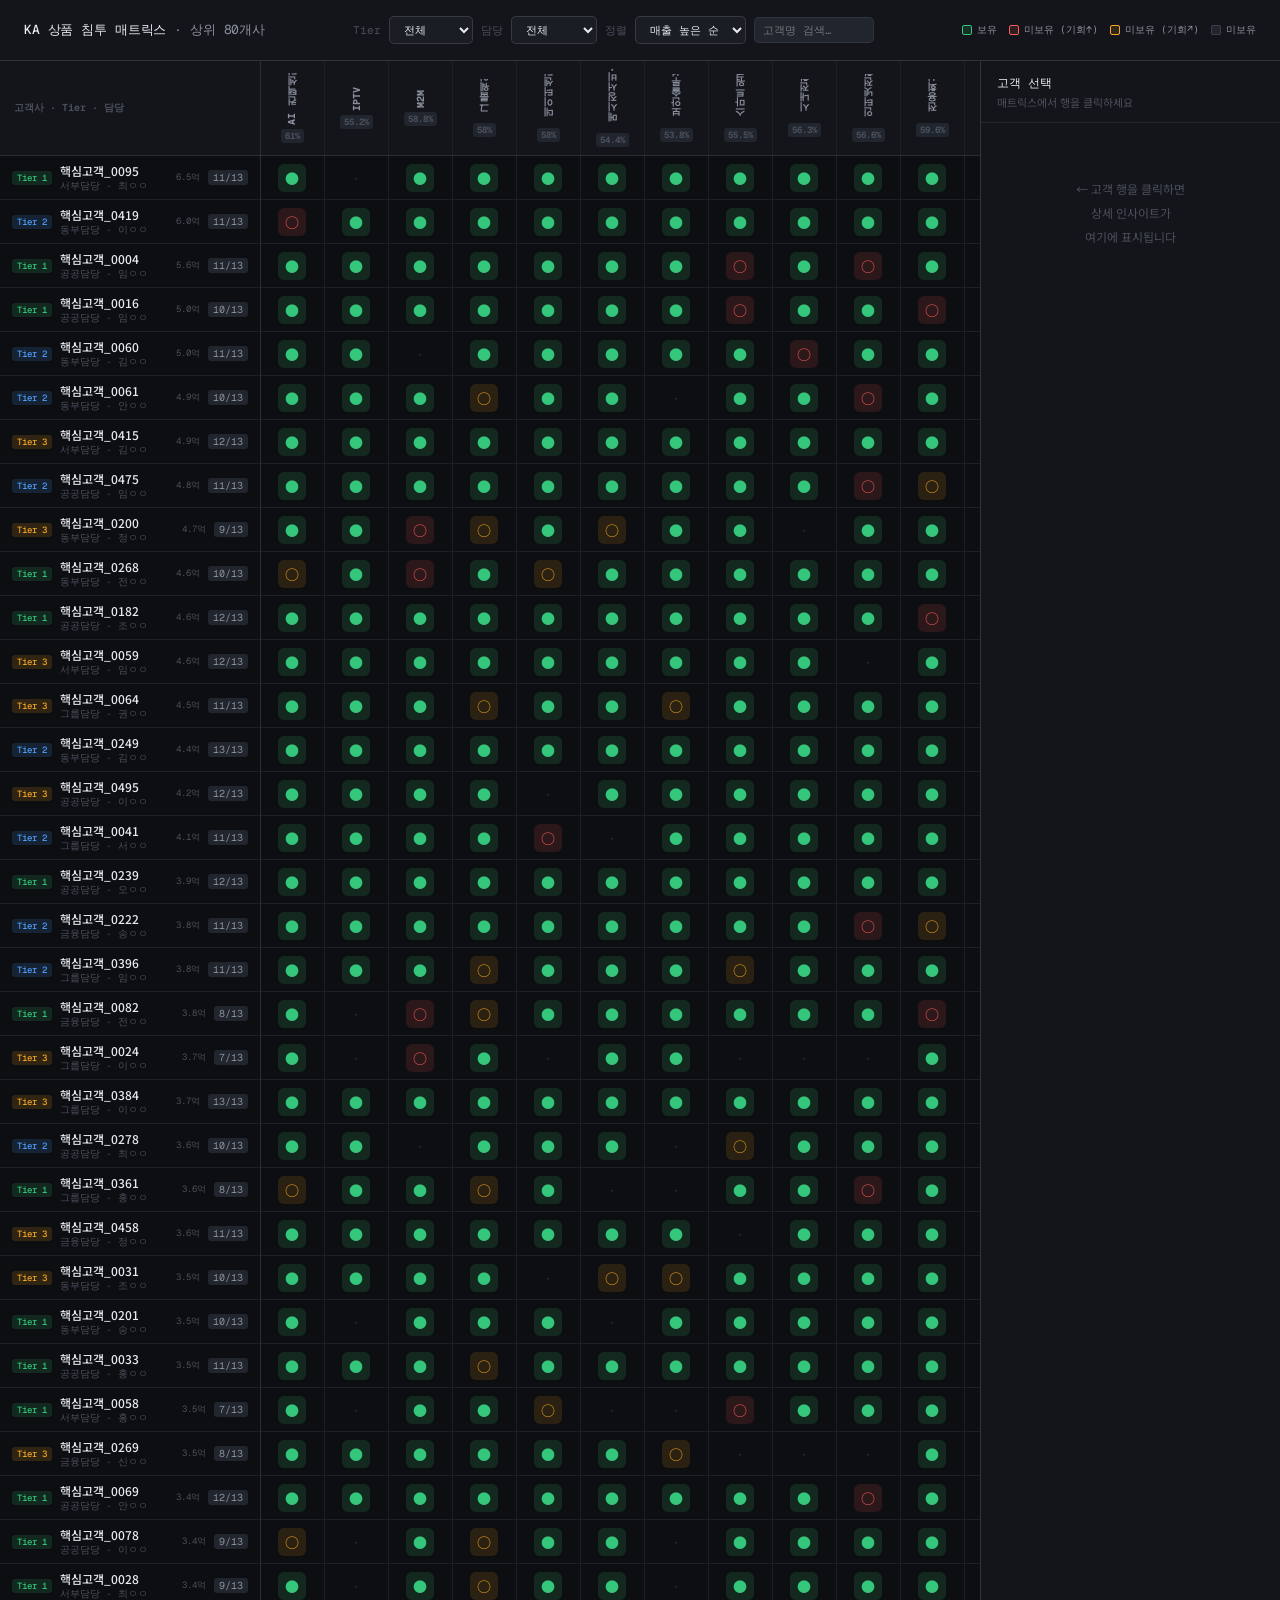
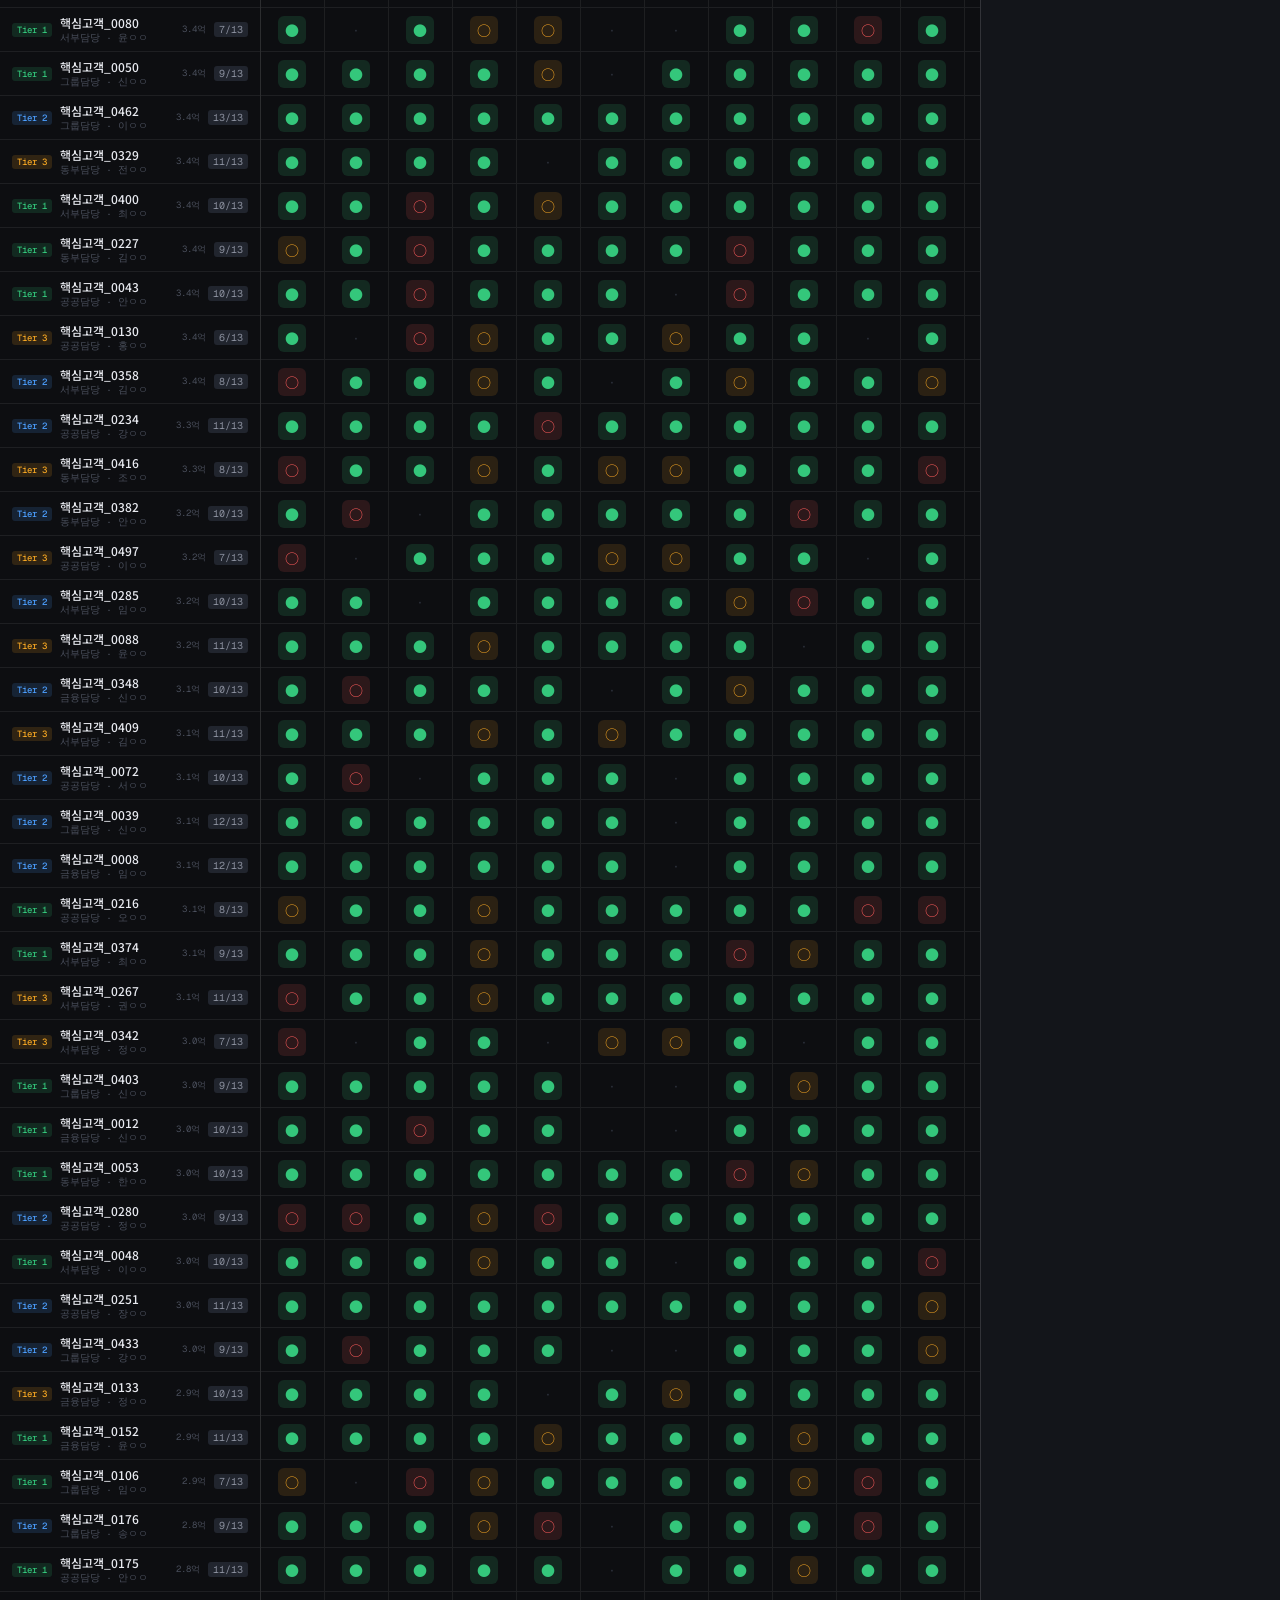
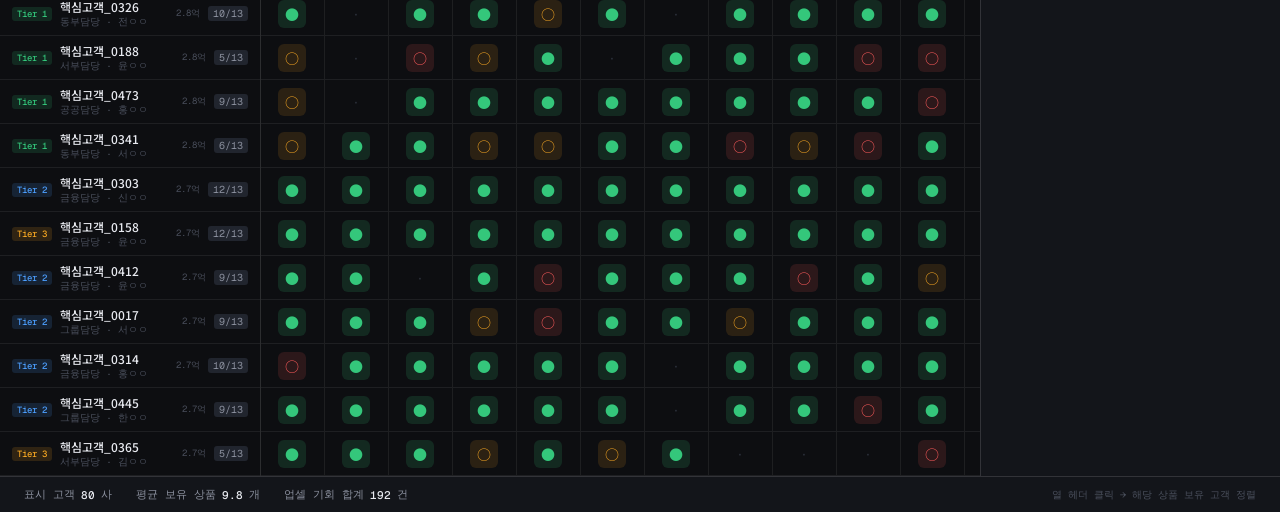
<file: ka_product_matrix.html>
<!DOCTYPE html>
<html lang="ko">
<head>
<meta charset="UTF-8">
<meta name="viewport" content="width=device-width, initial-scale=1.0">
<title>KA 상품 침투 매트릭스</title>
<link href="https://fonts.googleapis.com/css2?family=Geist+Mono:wght@400;500&family=Noto+Sans+KR:wght@300;400;500;600&display=swap" rel="stylesheet">
<style>
:root {
  --bg: #0d0e11;
  --surface: #13151a;
  --surface2: #1a1d24;
  --surface3: #21252e;
  --border: rgba(255,255,255,0.07);
  --border2: rgba(255,255,255,0.13);
  --ink: #e8eaf0;
  --ink2: #8b909e;
  --ink3: #4a4f5c;
  --green: #34c77b;
  --green-dim: rgba(52,199,123,0.15);
  --red: #ff5c5c;
  --red-dim: rgba(255,92,92,0.13);
  --amber: #f5a623;
  --amber-dim: rgba(245,166,35,0.13);
  --blue: #4d9fff;
  --blue-dim: rgba(77,159,255,0.12);
  --mono: 'Geist Mono', monospace;
  --sans: 'Noto Sans KR', sans-serif;
}
*, *::before, *::after { box-sizing: border-box; margin: 0; padding: 0; }
html { background: var(--bg); color: var(--ink); font-family: var(--sans); font-size: 13px; -webkit-font-smoothing: antialiased; }
body { display: flex; flex-direction: column; min-height: 100vh; }

/* ── TOP BAR ── */
.topbar {
  display: flex; align-items: center; justify-content: space-between;
  padding: 16px 24px;
  border-bottom: 1px solid var(--border2);
  background: var(--surface);
  position: sticky; top: 0; z-index: 100;
  gap: 16px; flex-wrap: wrap;
}
.topbar-title { font-family: var(--mono); font-size: 13px; font-weight: 500; color: var(--ink); letter-spacing: -0.01em; white-space: nowrap; }
.topbar-title span { color: var(--ink2); font-weight: 400; }
.filters { display: flex; gap: 8px; flex-wrap: wrap; align-items: center; }
.filter-label { font-size: 11px; color: var(--ink3); font-family: var(--mono); }
select, .sort-btn {
  background: var(--surface2);
  border: 1px solid var(--border2);
  color: var(--ink);
  font-family: var(--mono);
  font-size: 11px;
  padding: 5px 10px;
  border-radius: 5px;
  cursor: pointer;
  outline: none;
}
select:focus { border-color: var(--blue); }
.sort-btn { display: flex; align-items: center; gap: 5px; }
.sort-btn.active { border-color: var(--amber); color: var(--amber); }
.legend-row { display: flex; gap: 12px; align-items: center; }
.leg { display: flex; align-items: center; gap: 5px; font-family: var(--mono); font-size: 10px; color: var(--ink2); }
.leg-dot { width: 10px; height: 10px; border-radius: 2px; }

/* ── LAYOUT ── */
.workspace { display: flex; flex: 1; overflow: hidden; }

/* ── MATRIX AREA ── */
.matrix-wrap {
  flex: 1;
  overflow: auto;
  padding: 0;
}
.matrix-container { min-width: max-content; }

/* ── MATRIX TABLE ── */
.m-table { border-collapse: collapse; width: 100%; }

/* Header row */
.m-head-row { position: sticky; top: 0; z-index: 50; background: var(--surface); }
.m-corner {
  width: 260px; min-width: 260px;
  padding: 10px 14px;
  border-bottom: 1px solid var(--border2);
  border-right: 1px solid var(--border2);
  background: var(--surface);
  position: sticky; left: 0; z-index: 60;
}
.m-corner-inner { display: flex; gap: 6px; align-items: center; }
.col-search {
  flex: 1;
  background: var(--surface3);
  border: 1px solid var(--border);
  color: var(--ink);
  font-family: var(--mono);
  font-size: 11px;
  padding: 4px 8px;
  border-radius: 4px;
  outline: none;
}
.col-search:focus { border-color: var(--blue); }

.m-prod-th {
  padding: 0;
  border-bottom: 1px solid var(--border2);
  border-right: 1px solid var(--border);
  background: var(--surface);
  min-width: 64px; width: 64px;
  cursor: pointer;
}
.m-prod-th:hover .th-inner { background: var(--surface3); }
.th-inner {
  display: flex; flex-direction: column; align-items: center;
  padding: 8px 4px 8px;
  gap: 4px;
}
.th-label {
  font-family: var(--mono);
  font-size: 10px;
  color: var(--ink2);
  writing-mode: vertical-rl;
  text-orientation: mixed;
  transform: rotate(180deg);
  white-space: nowrap;
  max-height: 90px;
  overflow: hidden;
  text-overflow: ellipsis;
}
.th-pen {
  font-family: var(--mono);
  font-size: 9px;
  color: var(--ink3);
  background: var(--surface3);
  padding: 1px 4px;
  border-radius: 3px;
}
.th-sorted { color: var(--amber) !important; }

/* Data rows */
.m-row { border-bottom: 1px solid var(--border); transition: background 0.1s; cursor: pointer; }
.m-row:hover { background: var(--surface2); }
.m-row.selected { background: rgba(77,159,255,0.07); }
.m-row.selected .m-cust-cell { border-right-color: var(--blue); }

.m-cust-cell {
  padding: 0 12px;
  border-right: 1px solid var(--border2);
  background: inherit;
  position: sticky; left: 0; z-index: 10;
  min-width: 260px; width: 260px;
}
.m-cust-inner {
  display: flex; align-items: center;
  gap: 8px; padding: 6px 0;
}
.cust-name { font-weight: 500; color: var(--ink); font-size: 12px; white-space: nowrap; }
.cust-meta { font-family: var(--mono); font-size: 10px; color: var(--ink3); white-space: nowrap; }
.tier-badge {
  font-family: var(--mono);
  font-size: 9px;
  font-weight: 500;
  padding: 1px 5px;
  border-radius: 3px;
  white-space: nowrap;
  flex-shrink: 0;
}
.t1 { background: rgba(52,199,123,0.15); color: #34c77b; }
.t2 { background: rgba(77,159,255,0.15); color: #4d9fff; }
.t3 { background: rgba(245,166,35,0.15); color: #f5a623; }
.cust-rev { font-family: var(--mono); font-size: 9px; color: var(--ink3); }
.prod-count {
  font-family: var(--mono);
  font-size: 10px;
  color: var(--ink2);
  background: var(--surface3);
  padding: 1px 5px;
  border-radius: 3px;
  white-space: nowrap;
}

.m-cell {
  text-align: center;
  border-right: 1px solid var(--border);
  min-width: 64px; width: 64px;
  padding: 4px 0;
}
.cell-dot {
  width: 28px; height: 28px;
  border-radius: 6px;
  display: flex; align-items: center; justify-content: center;
  margin: 0 auto;
  font-size: 14px;
  transition: transform 0.1s;
}
.cell-dot:hover { transform: scale(1.15); }
.has { background: var(--green-dim); }
.no { background: transparent; }
.no-hot { background: var(--red-dim); }   /* 미보유 + 높은 기회 */
.no-warm { background: var(--amber-dim); } /* 미보유 + 중간 기회 */

/* ── SIDE PANEL ── */
.side-panel {
  width: 300px;
  min-width: 300px;
  background: var(--surface);
  border-left: 1px solid var(--border2);
  display: flex; flex-direction: column;
  overflow: hidden;
  transition: width 0.2s;
}
.side-panel.collapsed { width: 0; min-width: 0; }
.panel-header {
  padding: 14px 16px 12px;
  border-bottom: 1px solid var(--border);
  flex-shrink: 0;
}
.panel-title { font-family: var(--mono); font-size: 12px; font-weight: 500; color: var(--ink); }
.panel-sub { font-size: 11px; color: var(--ink3); margin-top: 2px; }
.panel-body { flex: 1; overflow-y: auto; padding: 14px 16px; }
.panel-empty { color: var(--ink3); font-size: 12px; text-align: center; padding: 40px 0; line-height: 2; }

.info-row { display: flex; justify-content: space-between; align-items: baseline; padding: 4px 0; border-bottom: 1px solid var(--border); }
.info-row:last-child { border-bottom: none; }
.info-key { font-size: 11px; color: var(--ink3); }
.info-val { font-family: var(--mono); font-size: 11px; color: var(--ink); }

.section-title {
  font-family: var(--mono); font-size: 10px;
  letter-spacing: 0.1em; text-transform: uppercase;
  color: var(--ink3); margin: 14px 0 8px;
}

.upsell-item {
  display: flex; align-items: center; gap: 8px;
  padding: 8px 10px;
  background: var(--surface2);
  border: 1px solid var(--border);
  border-left: 3px solid var(--red);
  border-radius: 6px;
  margin-bottom: 6px;
}
.upsell-rank { font-family: var(--mono); font-size: 10px; color: var(--ink3); min-width: 16px; }
.upsell-prod { font-weight: 500; font-size: 12px; flex: 1; }
.upsell-pen { font-family: var(--mono); font-size: 10px; color: var(--amber); }
.upsell-desc { font-size: 10px; color: var(--ink3); margin-top: 2px; }

.owned-chips { display: flex; flex-wrap: wrap; gap: 4px; }
.chip {
  font-family: var(--mono); font-size: 10px;
  padding: 2px 7px; border-radius: 4px;
  background: var(--green-dim); color: var(--green);
}
.chip.miss { background: var(--surface3); color: var(--ink3); }

/* HEATMAP BAR */
.pen-bar-wrap { margin-top: 8px; }
.pen-row { display: flex; align-items: center; gap: 6px; margin-bottom: 4px; }
.pen-prod { font-size: 10px; color: var(--ink2); width: 70px; text-align: right; white-space: nowrap; overflow: hidden; text-overflow: ellipsis; }
.pen-bar-bg { flex: 1; height: 8px; background: var(--surface3); border-radius: 3px; overflow: hidden; }
.pen-bar-fill { height: 100%; border-radius: 3px; background: var(--green); transition: width 0.5s; }
.pen-pct { font-family: var(--mono); font-size: 9px; color: var(--ink3); min-width: 30px; text-align: right; }

/* SUMMARY FOOTER */
.summary-bar {
  padding: 10px 24px;
  border-top: 1px solid var(--border2);
  background: var(--surface);
  display: flex; gap: 24px; align-items: center;
  font-family: var(--mono); font-size: 11px; color: var(--ink2);
  flex-wrap: wrap;
}
.sum-item { display: flex; gap: 6px; align-items: center; }
.sum-val { color: var(--ink); font-weight: 500; }
</style>
</head>
<body>

<!-- TOP BAR -->
<div class="topbar">
  <div class="topbar-title">KA 상품 침투 매트릭스 <span>· 상위 80개사</span></div>
  <div class="filters">
    <span class="filter-label">Tier</span>
    <select id="filterTier">
      <option value="all">전체</option>
      <option value="Tier 1">Tier 1</option>
      <option value="Tier 2">Tier 2</option>
      <option value="Tier 3">Tier 3</option>
    </select>
    <span class="filter-label">담당</span>
    <select id="filterDiv">
      <option value="all">전체</option>
      <option value="그룹담당">그룹담당</option>
      <option value="동부담당">동부담당</option>
      <option value="공공담당">공공담당</option>
      <option value="금융담당">금융담당</option>
      <option value="서부담당">서부담당</option>
    </select>
    <span class="filter-label">정렬</span>
    <select id="sortBy">
      <option value="rev">매출 높은 순</option>
      <option value="prod_cnt_asc">상품 적은 순</option>
      <option value="prod_cnt_desc">상품 많은 순</option>
      <option value="upsell">업셀 기회 순</option>
    </select>
    <input class="col-search" id="custSearch" placeholder="고객명 검색…" style="width:120px;padding:5px 8px;border-radius:5px;font-size:11px;">
  </div>
  <div class="legend-row">
    <div class="leg"><div class="leg-dot" style="background:var(--green-dim);border:1px solid var(--green);"></div>보유</div>
    <div class="leg"><div class="leg-dot" style="background:var(--red-dim);border:1px solid var(--red);"></div>미보유 (기회↑)</div>
    <div class="leg"><div class="leg-dot" style="background:var(--amber-dim);border:1px solid var(--amber);"></div>미보유 (기회↗)</div>
    <div class="leg"><div class="leg-dot" style="background:var(--surface3);border:1px solid var(--border2);"></div>미보유</div>
  </div>
</div>

<!-- WORKSPACE -->
<div class="workspace">

  <!-- MATRIX -->
  <div class="matrix-wrap" id="matrixWrap">
    <div class="matrix-container">
      <table class="m-table" id="mTable">
        <thead>
          <tr class="m-head-row" id="mHead"></tr>
        </thead>
        <tbody id="mBody"></tbody>
      </table>
    </div>
  </div>

  <!-- SIDE PANEL -->
  <div class="side-panel" id="sidePanel">
    <div class="panel-header">
      <div class="panel-title" id="panelTitle">고객 선택</div>
      <div class="panel-sub" id="panelSub">매트릭스에서 행을 클릭하세요</div>
    </div>
    <div class="panel-body" id="panelBody">
      <div class="panel-empty">← 고객 행을 클릭하면<br>상세 인사이트가<br>여기에 표시됩니다</div>
    </div>
  </div>

</div>

<!-- SUMMARY -->
<div class="summary-bar" id="summaryBar">
  <div class="sum-item">표시 고객 <span class="sum-val" id="sumCount">-</span>사</div>
  <div class="sum-item">평균 보유 상품 <span class="sum-val" id="sumAvgProd">-</span>개</div>
  <div class="sum-item">업셀 기회 합계 <span class="sum-val" id="sumUpsell">-</span>건</div>
  <div class="sum-item" style="margin-left:auto;color:var(--ink3);font-size:10px;">열 헤더 클릭 → 해당 상품 보유 고객 정렬</div>
</div>

<script>
const PRODUCTS = ["AI컨택센터", "IPTV", "M2M", "그룹웨어", "데이터센터", "메시징서비스", "보안솔루션", "스마트워크", "시내전화", "인터넷전화", "전용회선", "초고속인터넷", "클라우드"];
const ALL_CUSTOMERS = [{"id": "7297601154", "name": "핵심고객_0095", "tier": "Tier 1", "div": "서부담당", "emp": "최ㅇㅇ", "rev": 647542296, "prod_cnt": 11, "products": [1, 0, 1, 1, 1, 1, 1, 1, 1, 1, 1, 0, 1], "upsell": [["초고속인터넷", 55.8], ["IPTV", 54.0]]}, {"id": "6857172255", "name": "핵심고객_0419", "tier": "Tier 2", "div": "동부담당", "emp": "이ㅇㅇ", "rev": 603053604, "prod_cnt": 11, "products": [0, 1, 1, 1, 1, 1, 1, 1, 1, 1, 1, 0, 1], "upsell": [["AI컨택센터", 63.8], ["초고속인터넷", 51.5]]}, {"id": "1161144843", "name": "핵심고객_0004", "tier": "Tier 1", "div": "공공담당", "emp": "임ㅇㅇ", "rev": 558909676, "prod_cnt": 11, "products": [1, 1, 1, 1, 1, 1, 1, 0, 1, 0, 1, 1, 1], "upsell": [["스마트워크", 61.1], ["인터넷전화", 60.2]]}, {"id": "9473930723", "name": "핵심고객_0016", "tier": "Tier 1", "div": "공공담당", "emp": "임ㅇㅇ", "rev": 501751339, "prod_cnt": 10, "products": [1, 1, 1, 1, 1, 1, 1, 0, 1, 1, 0, 1, 0], "upsell": [["전용회선", 62.8], ["스마트워크", 61.1], ["클라우드", 55.8]]}, {"id": "1932199325", "name": "핵심고객_0060", "tier": "Tier 2", "div": "동부담당", "emp": "김ㅇㅇ", "rev": 498652319, "prod_cnt": 11, "products": [1, 1, 0, 1, 1, 1, 1, 1, 0, 1, 1, 1, 1], "upsell": [["시내전화", 63.1], ["M2M", 54.6]]}, {"id": "9298621590", "name": "핵심고객_0061", "tier": "Tier 2", "div": "동부담당", "emp": "안ㅇㅇ", "rev": 488995566, "prod_cnt": 10, "products": [1, 1, 1, 0, 1, 1, 0, 1, 1, 0, 1, 1, 1], "upsell": [["인터넷전화", 60.0], ["그룹웨어", 58.5], ["보안솔루션", 53.8]]}, {"id": "7899853620", "name": "핵심고객_0415", "tier": "Tier 3", "div": "서부담당", "emp": "김ㅇㅇ", "rev": 487607037, "prod_cnt": 12, "products": [1, 1, 1, 1, 1, 1, 1, 1, 1, 1, 1, 1, 0], "upsell": [["클라우드", 57.0]]}, {"id": "9730126550", "name": "핵심고객_0475", "tier": "Tier 2", "div": "공공담당", "emp": "임ㅇㅇ", "rev": 476073469, "prod_cnt": 11, "products": [1, 1, 1, 1, 1, 1, 1, 1, 1, 0, 0, 1, 1], "upsell": [["인터넷전화", 60.0], ["전용회선", 55.4]]}, {"id": "2971739184", "name": "핵심고객_0200", "tier": "Tier 3", "div": "동부담당", "emp": "정ㅇㅇ", "rev": 471326177, "prod_cnt": 9, "products": [1, 1, 0, 0, 1, 0, 1, 1, 0, 1, 1, 1, 1], "upsell": [["M2M", 61.2], ["그룹웨어", 59.5], ["메시징서비스", 57.0]]}, {"id": "8916817196", "name": "핵심고객_0268", "tier": "Tier 1", "div": "동부담당", "emp": "전ㅇㅇ", "rev": 462218941, "prod_cnt": 10, "products": [0, 1, 0, 1, 0, 1, 1, 1, 1, 1, 1, 1, 1], "upsell": [["M2M", 61.1], ["AI컨택센터", 57.5], ["데이터센터", 56.6]]}, {"id": "2226360834", "name": "핵심고객_0182", "tier": "Tier 1", "div": "공공담당", "emp": "조ㅇㅇ", "rev": 461431242, "prod_cnt": 12, "products": [1, 1, 1, 1, 1, 1, 1, 1, 1, 1, 0, 1, 1], "upsell": [["전용회선", 62.8]]}, {"id": "1605805382", "name": "핵심고객_0059", "tier": "Tier 3", "div": "서부담당", "emp": "임ㅇㅇ", "rev": 459464771, "prod_cnt": 12, "products": [1, 1, 1, 1, 1, 1, 1, 1, 1, 0, 1, 1, 1], "upsell": [["인터넷전화", 49.6]]}, {"id": "7757612328", "name": "핵심고객_0064", "tier": "Tier 3", "div": "그룹담당", "emp": "권ㅇㅇ", "rev": 452166808, "prod_cnt": 11, "products": [1, 1, 1, 0, 1, 1, 0, 1, 1, 1, 1, 1, 1], "upsell": [["그룹웨어", 59.5], ["보안솔루션", 55.4]]}, {"id": "6225944390", "name": "핵심고객_0249", "tier": "Tier 2", "div": "동부담당", "emp": "김ㅇㅇ", "rev": 441708780, "prod_cnt": 13, "products": [1, 1, 1, 1, 1, 1, 1, 1, 1, 1, 1, 1, 1], "upsell": []}, {"id": "6004021026", "name": "핵심고객_0495", "tier": "Tier 3", "div": "공공담당", "emp": "이ㅇㅇ", "rev": 419376215, "prod_cnt": 12, "products": [1, 1, 1, 1, 0, 1, 1, 1, 1, 1, 1, 1, 1], "upsell": [["데이터센터", 54.5]]}, {"id": "4587700024", "name": "핵심고객_0041", "tier": "Tier 2", "div": "그룹담당", "emp": "서ㅇㅇ", "rev": 410924330, "prod_cnt": 11, "products": [1, 1, 1, 1, 0, 0, 1, 1, 1, 1, 1, 1, 1], "upsell": [["데이터센터", 62.3], ["메시징서비스", 53.1]]}, {"id": "4187828420", "name": "핵심고객_0239", "tier": "Tier 1", "div": "공공담당", "emp": "오ㅇㅇ", "rev": 393847557, "prod_cnt": 12, "products": [1, 1, 1, 1, 1, 1, 1, 1, 1, 1, 1, 1, 0], "upsell": [["클라우드", 55.8]]}, {"id": "8301760998", "name": "핵심고객_0222", "tier": "Tier 2", "div": "금융담당", "emp": "송ㅇㅇ", "rev": 383546005, "prod_cnt": 11, "products": [1, 1, 1, 1, 1, 1, 1, 1, 1, 0, 0, 1, 1], "upsell": [["인터넷전화", 60.0], ["전용회선", 55.4]]}, {"id": "3707638238", "name": "핵심고객_0396", "tier": "Tier 2", "div": "그룹담당", "emp": "임ㅇㅇ", "rev": 381549794, "prod_cnt": 11, "products": [1, 1, 1, 0, 1, 1, 1, 0, 1, 1, 1, 1, 1], "upsell": [["그룹웨어", 58.5], ["스마트워크", 57.7]]}, {"id": "5487229302", "name": "핵심고객_0082", "tier": "Tier 1", "div": "금융담당", "emp": "전ㅇㅇ", "rev": 377934908, "prod_cnt": 8, "products": [1, 0, 0, 0, 1, 1, 1, 1, 1, 1, 0, 1, 0], "upsell": [["전용회선", 62.8], ["M2M", 61.1], ["그룹웨어", 55.8]]}, {"id": "6423364379", "name": "핵심고객_0024", "tier": "Tier 3", "div": "그룹담당", "emp": "이ㅇㅇ", "rev": 370254541, "prod_cnt": 7, "products": [1, 0, 0, 1, 0, 1, 1, 0, 0, 0, 1, 1, 1], "upsell": [["M2M", 61.2], ["데이터센터", 54.5], ["IPTV", 50.4]]}, {"id": "7576566606", "name": "핵심고객_0384", "tier": "Tier 3", "div": "그룹담당", "emp": "이ㅇㅇ", "rev": 368889626, "prod_cnt": 13, "products": [1, 1, 1, 1, 1, 1, 1, 1, 1, 1, 1, 1, 1], "upsell": []}, {"id": "8665137277", "name": "핵심고객_0278", "tier": "Tier 2", "div": "공공담당", "emp": "최ㅇㅇ", "rev": 362973971, "prod_cnt": 10, "products": [1, 1, 0, 1, 1, 1, 0, 0, 1, 1, 1, 1, 1], "upsell": [["스마트워크", 57.7], ["M2M", 54.6], ["보안솔루션", 53.8]]}, {"id": "8026000296", "name": "핵심고객_0361", "tier": "Tier 1", "div": "그룹담당", "emp": "홍ㅇㅇ", "rev": 362675674, "prod_cnt": 8, "products": [0, 1, 1, 0, 1, 0, 0, 1, 1, 0, 1, 1, 1], "upsell": [["인터넷전화", 60.2], ["AI컨택센터", 57.5], ["그룹웨어", 55.8]]}, {"id": "6102738253", "name": "핵심고객_0458", "tier": "Tier 3", "div": "금융담당", "emp": "정ㅇㅇ", "rev": 361608082, "prod_cnt": 11, "products": [1, 1, 1, 1, 1, 1, 1, 0, 1, 1, 1, 0, 1], "upsell": [["초고속인터넷", 58.7], ["스마트워크", 47.9]]}, {"id": "2376517235", "name": "핵심고객_0031", "tier": "Tier 3", "div": "동부담당", "emp": "조ㅇㅇ", "rev": 350537317, "prod_cnt": 10, "products": [1, 1, 1, 1, 0, 0, 0, 1, 1, 1, 1, 1, 1], "upsell": [["메시징서비스", 57.0], ["보안솔루션", 55.4], ["데이터센터", 54.5]]}, {"id": "1632479727", "name": "핵심고객_0201", "tier": "Tier 1", "div": "동부담당", "emp": "송ㅇㅇ", "rev": 348681999, "prod_cnt": 10, "products": [1, 0, 1, 1, 1, 0, 1, 1, 1, 1, 1, 1, 0], "upsell": [["클라우드", 55.8], ["IPTV", 54.0], ["메시징서비스", 53.1]]}, {"id": "6127202591", "name": "핵심고객_0033", "tier": "Tier 1", "div": "공공담당", "emp": "홍ㅇㅇ", "rev": 347462565, "prod_cnt": 11, "products": [1, 1, 1, 0, 1, 1, 1, 1, 1, 1, 1, 0, 1], "upsell": [["그룹웨어", 55.8], ["초고속인터넷", 55.8]]}, {"id": "5267526878", "name": "핵심고객_0058", "tier": "Tier 1", "div": "서부담당", "emp": "홍ㅇㅇ", "rev": 346994601, "prod_cnt": 7, "products": [1, 0, 1, 1, 0, 0, 0, 0, 1, 1, 1, 1, 0], "upsell": [["스마트워크", 61.1], ["데이터센터", 56.6], ["클라우드", 55.8]]}, {"id": "7865267810", "name": "핵심고객_0269", "tier": "Tier 3", "div": "금융담당", "emp": "신ㅇㅇ", "rev": 345643945, "prod_cnt": 8, "products": [1, 1, 1, 1, 1, 1, 0, 0, 0, 0, 1, 1, 0], "upsell": [["클라우드", 57.0], ["보안솔루션", 55.4], ["인터넷전화", 49.6]]}, {"id": "9463387659", "name": "핵심고객_0069", "tier": "Tier 1", "div": "공공담당", "emp": "안ㅇㅇ", "rev": 344828689, "prod_cnt": 12, "products": [1, 1, 1, 1, 1, 1, 1, 1, 1, 0, 1, 1, 1], "upsell": [["인터넷전화", 60.2]]}, {"id": "3665012489", "name": "핵심고객_0078", "tier": "Tier 1", "div": "공공담당", "emp": "이ㅇㅇ", "rev": 341685585, "prod_cnt": 9, "products": [0, 0, 1, 0, 1, 1, 0, 1, 1, 1, 1, 1, 1], "upsell": [["AI컨택센터", 57.5], ["그룹웨어", 55.8], ["IPTV", 54.0]]}, {"id": "1548099454", "name": "핵심고객_0028", "tier": "Tier 1", "div": "서부담당", "emp": "최ㅇㅇ", "rev": 341620552, "prod_cnt": 9, "products": [1, 0, 1, 0, 1, 1, 0, 1, 1, 1, 1, 0, 1], "upsell": [["그룹웨어", 55.8], ["초고속인터넷", 55.8], ["IPTV", 54.0]]}, {"id": "3199469946", "name": "핵심고객_0080", "tier": "Tier 1", "div": "서부담당", "emp": "윤ㅇㅇ", "rev": 340895481, "prod_cnt": 7, "products": [1, 0, 1, 0, 0, 0, 0, 1, 1, 0, 1, 1, 1], "upsell": [["인터넷전화", 60.2], ["데이터센터", 56.6], ["그룹웨어", 55.8]]}, {"id": "8991684758", "name": "핵심고객_0050", "tier": "Tier 1", "div": "그룹담당", "emp": "신ㅇㅇ", "rev": 340167525, "prod_cnt": 9, "products": [1, 1, 1, 1, 0, 0, 1, 1, 1, 1, 1, 0, 0], "upsell": [["데이터센터", 56.6], ["초고속인터넷", 55.8], ["클라우드", 55.8]]}, {"id": "4974225502", "name": "핵심고객_0462", "tier": "Tier 2", "div": "그룹담당", "emp": "이ㅇㅇ", "rev": 339214159, "prod_cnt": 13, "products": [1, 1, 1, 1, 1, 1, 1, 1, 1, 1, 1, 1, 1], "upsell": []}, {"id": "5350720283", "name": "핵심고객_0329", "tier": "Tier 3", "div": "동부담당", "emp": "전ㅇㅇ", "rev": 338635289, "prod_cnt": 11, "products": [1, 1, 1, 1, 0, 1, 1, 1, 1, 1, 1, 0, 1], "upsell": [["초고속인터넷", 58.7], ["데이터센터", 54.5]]}, {"id": "1213511280", "name": "핵심고객_0400", "tier": "Tier 1", "div": "서부담당", "emp": "최ㅇㅇ", "rev": 338390539, "prod_cnt": 10, "products": [1, 1, 0, 1, 0, 1, 1, 1, 1, 1, 1, 1, 0], "upsell": [["M2M", 61.1], ["데이터센터", 56.6], ["클라우드", 55.8]]}, {"id": "2700999168", "name": "핵심고객_0227", "tier": "Tier 1", "div": "동부담당", "emp": "김ㅇㅇ", "rev": 338009036, "prod_cnt": 9, "products": [0, 1, 0, 1, 1, 1, 1, 0, 1, 1, 1, 0, 1], "upsell": [["M2M", 61.1], ["스마트워크", 61.1], ["AI컨택센터", 57.5]]}, {"id": "8232949626", "name": "핵심고객_0043", "tier": "Tier 1", "div": "공공담당", "emp": "안ㅇㅇ", "rev": 336953028, "prod_cnt": 10, "products": [1, 1, 0, 1, 1, 1, 0, 0, 1, 1, 1, 1, 1], "upsell": [["M2M", 61.1], ["스마트워크", 61.1], ["보안솔루션", 52.2]]}, {"id": "6244620937", "name": "핵심고객_0130", "tier": "Tier 3", "div": "공공담당", "emp": "홍ㅇㅇ", "rev": 335920661, "prod_cnt": 6, "products": [1, 0, 0, 0, 1, 1, 0, 1, 1, 0, 1, 0, 0], "upsell": [["M2M", 61.2], ["그룹웨어", 59.5], ["초고속인터넷", 58.7]]}, {"id": "7636249510", "name": "핵심고객_0358", "tier": "Tier 2", "div": "서부담당", "emp": "김ㅇㅇ", "rev": 335413903, "prod_cnt": 8, "products": [0, 1, 1, 0, 1, 0, 1, 0, 1, 1, 0, 1, 1], "upsell": [["AI컨택센터", 63.8], ["그룹웨어", 58.5], ["스마트워크", 57.7]]}, {"id": "7187077374", "name": "핵심고객_0234", "tier": "Tier 2", "div": "공공담당", "emp": "강ㅇㅇ", "rev": 329929296, "prod_cnt": 11, "products": [1, 1, 1, 1, 0, 1, 1, 1, 1, 1, 1, 1, 0], "upsell": [["클라우드", 66.9], ["데이터센터", 62.3]]}, {"id": "4407036044", "name": "핵심고객_0416", "tier": "Tier 3", "div": "동부담당", "emp": "조ㅇㅇ", "rev": 327836809, "prod_cnt": 8, "products": [0, 1, 1, 0, 1, 0, 0, 1, 1, 1, 0, 1, 1], "upsell": [["AI컨택센터", 61.2], ["전용회선", 61.2], ["그룹웨어", 59.5]]}, {"id": "7771964019", "name": "핵심고객_0382", "tier": "Tier 2", "div": "동부담당", "emp": "안ㅇㅇ", "rev": 320136446, "prod_cnt": 10, "products": [1, 0, 0, 1, 1, 1, 1, 1, 0, 1, 1, 1, 1], "upsell": [["시내전화", 63.1], ["IPTV", 60.8], ["M2M", 54.6]]}, {"id": "7998832315", "name": "핵심고객_0497", "tier": "Tier 3", "div": "공공담당", "emp": "이ㅇㅇ", "rev": 319933552, "prod_cnt": 7, "products": [0, 0, 1, 1, 1, 0, 0, 1, 1, 0, 1, 0, 1], "upsell": [["AI컨택센터", 61.2], ["초고속인터넷", 58.7], ["메시징서비스", 57.0]]}, {"id": "2283092822", "name": "핵심고객_0285", "tier": "Tier 2", "div": "서부담당", "emp": "임ㅇㅇ", "rev": 315748438, "prod_cnt": 10, "products": [1, 1, 0, 1, 1, 1, 1, 0, 0, 1, 1, 1, 1], "upsell": [["시내전화", 63.1], ["스마트워크", 57.7], ["M2M", 54.6]]}, {"id": "3471805967", "name": "핵심고객_0088", "tier": "Tier 3", "div": "서부담당", "emp": "윤ㅇㅇ", "rev": 315078787, "prod_cnt": 11, "products": [1, 1, 1, 0, 1, 1, 1, 1, 0, 1, 1, 1, 1], "upsell": [["그룹웨어", 59.5], ["시내전화", 46.3]]}, {"id": "2494501397", "name": "핵심고객_0348", "tier": "Tier 2", "div": "금융담당", "emp": "신ㅇㅇ", "rev": 314581532, "prod_cnt": 10, "products": [1, 0, 1, 1, 1, 0, 1, 0, 1, 1, 1, 1, 1], "upsell": [["IPTV", 60.8], ["스마트워크", 57.7], ["메시징서비스", 53.1]]}, {"id": "2954247759", "name": "핵심고객_0409", "tier": "Tier 3", "div": "서부담당", "emp": "김ㅇㅇ", "rev": 312538852, "prod_cnt": 11, "products": [1, 1, 1, 0, 1, 0, 1, 1, 1, 1, 1, 1, 1], "upsell": [["그룹웨어", 59.5], ["메시징서비스", 57.0]]}, {"id": "9915180453", "name": "핵심고객_0072", "tier": "Tier 2", "div": "공공담당", "emp": "서ㅇㅇ", "rev": 312432928, "prod_cnt": 10, "products": [1, 0, 0, 1, 1, 1, 0, 1, 1, 1, 1, 1, 1], "upsell": [["IPTV", 60.8], ["M2M", 54.6], ["보안솔루션", 53.8]]}, {"id": "6129852810", "name": "핵심고객_0039", "tier": "Tier 2", "div": "그룹담당", "emp": "신ㅇㅇ", "rev": 312353623, "prod_cnt": 12, "products": [1, 1, 1, 1, 1, 1, 0, 1, 1, 1, 1, 1, 1], "upsell": [["보안솔루션", 53.8]]}, {"id": "7041448915", "name": "핵심고객_0008", "tier": "Tier 2", "div": "금융담당", "emp": "임ㅇㅇ", "rev": 309776830, "prod_cnt": 12, "products": [1, 1, 1, 1, 1, 1, 0, 1, 1, 1, 1, 1, 1], "upsell": [["보안솔루션", 53.8]]}, {"id": "9814829652", "name": "핵심고객_0216", "tier": "Tier 1", "div": "공공담당", "emp": "오ㅇㅇ", "rev": 309201294, "prod_cnt": 8, "products": [0, 1, 1, 0, 1, 1, 1, 1, 1, 0, 0, 1, 0], "upsell": [["전용회선", 62.8], ["인터넷전화", 60.2], ["AI컨택센터", 57.5]]}, {"id": "7335923323", "name": "핵심고객_0374", "tier": "Tier 1", "div": "서부담당", "emp": "최ㅇㅇ", "rev": 308936526, "prod_cnt": 9, "products": [1, 1, 1, 0, 1, 1, 1, 0, 0, 1, 1, 0, 1], "upsell": [["스마트워크", 61.1], ["시내전화", 59.3], ["그룹웨어", 55.8]]}, {"id": "4297259128", "name": "핵심고객_0267", "tier": "Tier 3", "div": "서부담당", "emp": "권ㅇㅇ", "rev": 306768186, "prod_cnt": 11, "products": [0, 1, 1, 0, 1, 1, 1, 1, 1, 1, 1, 1, 1], "upsell": [["AI컨택센터", 61.2], ["그룹웨어", 59.5]]}, {"id": "4386181013", "name": "핵심고객_0342", "tier": "Tier 3", "div": "서부담당", "emp": "정ㅇㅇ", "rev": 304253173, "prod_cnt": 7, "products": [0, 0, 1, 1, 0, 0, 0, 1, 0, 1, 1, 1, 1], "upsell": [["AI컨택센터", 61.2], ["메시징서비스", 57.0], ["보안솔루션", 55.4]]}, {"id": "9526544850", "name": "핵심고객_0403", "tier": "Tier 1", "div": "그룹담당", "emp": "신ㅇㅇ", "rev": 303485075, "prod_cnt": 9, "products": [1, 1, 1, 1, 1, 0, 0, 1, 0, 1, 1, 0, 1], "upsell": [["시내전화", 59.3], ["초고속인터넷", 55.8], ["메시징서비스", 53.1]]}, {"id": "6019381731", "name": "핵심고객_0012", "tier": "Tier 1", "div": "금융담당", "emp": "신ㅇㅇ", "rev": 301791661, "prod_cnt": 10, "products": [1, 1, 0, 1, 1, 0, 0, 1, 1, 1, 1, 1, 1], "upsell": [["M2M", 61.1], ["메시징서비스", 53.1], ["보안솔루션", 52.2]]}, {"id": "2507342450", "name": "핵심고객_0053", "tier": "Tier 1", "div": "동부담당", "emp": "한ㅇㅇ", "rev": 299095614, "prod_cnt": 10, "products": [1, 1, 1, 1, 1, 1, 1, 0, 0, 1, 1, 0, 1], "upsell": [["스마트워크", 61.1], ["시내전화", 59.3], ["초고속인터넷", 55.8]]}, {"id": "4191356068", "name": "핵심고객_0280", "tier": "Tier 2", "div": "공공담당", "emp": "정ㅇㅇ", "rev": 298674581, "prod_cnt": 9, "products": [0, 0, 1, 0, 0, 1, 1, 1, 1, 1, 1, 1, 1], "upsell": [["AI컨택센터", 63.8], ["데이터센터", 62.3], ["IPTV", 60.8]]}, {"id": "2963990340", "name": "핵심고객_0048", "tier": "Tier 1", "div": "서부담당", "emp": "이ㅇㅇ", "rev": 297936977, "prod_cnt": 10, "products": [1, 1, 1, 0, 1, 1, 0, 1, 1, 1, 0, 1, 1], "upsell": [["전용회선", 62.8], ["그룹웨어", 55.8], ["보안솔루션", 52.2]]}, {"id": "3143542647", "name": "핵심고객_0251", "tier": "Tier 2", "div": "공공담당", "emp": "장ㅇㅇ", "rev": 297565655, "prod_cnt": 11, "products": [1, 1, 1, 1, 1, 1, 1, 1, 1, 1, 0, 0, 1], "upsell": [["전용회선", 55.4], ["초고속인터넷", 51.5]]}, {"id": "8349351961", "name": "핵심고객_0433", "tier": "Tier 2", "div": "그룹담당", "emp": "강ㅇㅇ", "rev": 296752260, "prod_cnt": 9, "products": [1, 0, 1, 1, 1, 0, 0, 1, 1, 1, 0, 1, 1], "upsell": [["IPTV", 60.8], ["전용회선", 55.4], ["보안솔루션", 53.8]]}, {"id": "7589379597", "name": "핵심고객_0133", "tier": "Tier 3", "div": "금융담당", "emp": "정ㅇㅇ", "rev": 293051618, "prod_cnt": 10, "products": [1, 1, 1, 1, 0, 1, 0, 1, 1, 1, 1, 0, 1], "upsell": [["초고속인터넷", 58.7], ["보안솔루션", 55.4], ["데이터센터", 54.5]]}, {"id": "9174070211", "name": "핵심고객_0152", "tier": "Tier 1", "div": "금융담당", "emp": "윤ㅇㅇ", "rev": 287604703, "prod_cnt": 11, "products": [1, 1, 1, 1, 0, 1, 1, 1, 0, 1, 1, 1, 1], "upsell": [["시내전화", 59.3], ["데이터센터", 56.6]]}, {"id": "8721365370", "name": "핵심고객_0106", "tier": "Tier 1", "div": "그룹담당", "emp": "임ㅇㅇ", "rev": 286699425, "prod_cnt": 7, "products": [0, 0, 0, 0, 1, 1, 1, 1, 0, 0, 1, 1, 1], "upsell": [["M2M", 61.1], ["인터넷전화", 60.2], ["시내전화", 59.3]]}, {"id": "5053153529", "name": "핵심고객_0176", "tier": "Tier 2", "div": "그룹담당", "emp": "송ㅇㅇ", "rev": 284262719, "prod_cnt": 9, "products": [1, 1, 1, 0, 0, 0, 1, 1, 1, 0, 1, 1, 1], "upsell": [["데이터센터", 62.3], ["인터넷전화", 60.0], ["그룹웨어", 58.5]]}, {"id": "6012836967", "name": "핵심고객_0175", "tier": "Tier 1", "div": "공공담당", "emp": "안ㅇㅇ", "rev": 280444597, "prod_cnt": 11, "products": [1, 1, 1, 1, 1, 0, 1, 1, 0, 1, 1, 1, 1], "upsell": [["시내전화", 59.3], ["메시징서비스", 53.1]]}, {"id": "1768709831", "name": "핵심고객_0326", "tier": "Tier 1", "div": "동부담당", "emp": "전ㅇㅇ", "rev": 279770831, "prod_cnt": 10, "products": [1, 0, 1, 1, 0, 1, 0, 1, 1, 1, 1, 1, 1], "upsell": [["데이터센터", 56.6], ["IPTV", 54.0], ["보안솔루션", 52.2]]}, {"id": "4011765552", "name": "핵심고객_0188", "tier": "Tier 1", "div": "서부담당", "emp": "윤ㅇㅇ", "rev": 278792895, "prod_cnt": 5, "products": [0, 0, 0, 0, 1, 0, 1, 1, 1, 0, 0, 1, 0], "upsell": [["전용회선", 62.8], ["M2M", 61.1], ["인터넷전화", 60.2]]}, {"id": "5426027121", "name": "핵심고객_0473", "tier": "Tier 1", "div": "공공담당", "emp": "홍ㅇㅇ", "rev": 275942219, "prod_cnt": 9, "products": [0, 0, 1, 1, 1, 1, 1, 1, 1, 1, 0, 0, 1], "upsell": [["전용회선", 62.8], ["AI컨택센터", 57.5], ["초고속인터넷", 55.8]]}, {"id": "3805126243", "name": "핵심고객_0341", "tier": "Tier 1", "div": "동부담당", "emp": "서ㅇㅇ", "rev": 275454665, "prod_cnt": 6, "products": [0, 1, 1, 0, 0, 1, 1, 0, 0, 0, 1, 0, 1], "upsell": [["스마트워크", 61.1], ["인터넷전화", 60.2], ["시내전화", 59.3]]}, {"id": "4534546826", "name": "핵심고객_0303", "tier": "Tier 2", "div": "금융담당", "emp": "신ㅇㅇ", "rev": 274462564, "prod_cnt": 12, "products": [1, 1, 1, 1, 1, 1, 1, 1, 1, 1, 1, 0, 1], "upsell": [["초고속인터넷", 51.5]]}, {"id": "9168681474", "name": "핵심고객_0158", "tier": "Tier 3", "div": "금융담당", "emp": "윤ㅇㅇ", "rev": 273438428, "prod_cnt": 12, "products": [1, 1, 1, 1, 1, 1, 1, 1, 1, 1, 1, 0, 1], "upsell": [["초고속인터넷", 58.7]]}, {"id": "4738267556", "name": "핵심고객_0412", "tier": "Tier 2", "div": "금융담당", "emp": "윤ㅇㅇ", "rev": 271405875, "prod_cnt": 9, "products": [1, 1, 0, 1, 0, 1, 1, 1, 0, 1, 0, 1, 1], "upsell": [["시내전화", 63.1], ["데이터센터", 62.3], ["전용회선", 55.4]]}, {"id": "1760161879", "name": "핵심고객_0017", "tier": "Tier 2", "div": "그룹담당", "emp": "서ㅇㅇ", "rev": 270761285, "prod_cnt": 9, "products": [1, 1, 1, 0, 0, 1, 1, 0, 1, 1, 1, 1, 0], "upsell": [["클라우드", 66.9], ["데이터센터", 62.3], ["그룹웨어", 58.5]]}, {"id": "8045191229", "name": "핵심고객_0314", "tier": "Tier 2", "div": "금융담당", "emp": "홍ㅇㅇ", "rev": 269502612, "prod_cnt": 10, "products": [0, 1, 1, 1, 1, 1, 0, 1, 1, 1, 1, 1, 0], "upsell": [["클라우드", 66.9], ["AI컨택센터", 63.8], ["보안솔루션", 53.8]]}, {"id": "6741064390", "name": "핵심고객_0445", "tier": "Tier 2", "div": "그룹담당", "emp": "한ㅇㅇ", "rev": 269428933, "prod_cnt": 9, "products": [1, 1, 1, 1, 1, 1, 0, 1, 1, 0, 1, 0, 0], "upsell": [["클라우드", 66.9], ["인터넷전화", 60.0], ["보안솔루션", 53.8]]}, {"id": "8136495381", "name": "핵심고객_0365", "tier": "Tier 3", "div": "서부담당", "emp": "김ㅇㅇ", "rev": 268755398, "prod_cnt": 5, "products": [1, 1, 1, 0, 1, 0, 1, 0, 0, 0, 0, 0, 0], "upsell": [["전용회선", 61.2], ["그룹웨어", 59.5], ["초고속인터넷", 58.7]]}];
const TIER_PEN = {"Tier 1": {"AI컨택센터": 57.5, "IPTV": 54.0, "M2M": 61.1, "그룹웨어": 55.8, "데이터센터": 56.6, "메시징서비스": 53.1, "보안솔루션": 52.2, "스마트워크": 61.1, "시내전화": 59.3, "인터넷전화": 60.2, "전용회선": 62.8, "초고속인터넷": 55.8, "클라우드": 55.8}, "Tier 2": {"AI컨택센터": 63.8, "IPTV": 60.8, "M2M": 54.6, "그룹웨어": 58.5, "데이터센터": 62.3, "메시징서비스": 53.1, "보안솔루션": 53.8, "스마트워크": 57.7, "시내전화": 63.1, "인터넷전화": 60.0, "전용회선": 55.4, "초고속인터넷": 51.5, "클라우드": 66.9}, "Tier 3": {"AI컨택센터": 61.2, "IPTV": 50.4, "M2M": 61.2, "그룹웨어": 59.5, "데이터센터": 54.5, "메시징서비스": 57.0, "보안솔루션": 55.4, "스마트워크": 47.9, "시내전화": 46.3, "인터넷전화": 49.6, "전용회선": 61.2, "초고속인터넷": 58.7, "클라우드": 57.0}};
const OVERALL_PEN = {"AI컨택센터": 61.0, "IPTV": 55.2, "M2M": 58.8, "그룹웨어": 58.0, "데이터센터": 58.0, "메시징서비스": 54.4, "보안솔루션": 53.8, "스마트워크": 55.5, "시내전화": 56.3, "인터넷전화": 56.6, "전용회선": 59.6, "초고속인터넷": 55.2, "클라우드": 60.2};

let currentSort = 'rev';
let sortProdIdx = null;
let selectedId = null;
let filteredCustomers = [...ALL_CUSTOMERS];

const TIER_CLASS = { 'Tier 1':'t1', 'Tier 2':'t2', 'Tier 3':'t3' };

function fmtRev(v) {
  if (v >= 1e8) return (v/1e8).toFixed(1)+'억';
  return (v/1e4).toFixed(0)+'만';
}

function getUpsellScore(c) {
  return c.upsell.reduce((s,u) => s + u[1], 0);
}

function applyFilters() {
  const tier = document.getElementById('filterTier').value;
  const div  = document.getElementById('filterDiv').value;
  const q    = document.getElementById('custSearch').value.toLowerCase();
  filteredCustomers = ALL_CUSTOMERS.filter(c =>
    (tier === 'all' || c.tier === tier) &&
    (div  === 'all' || c.div  === div ) &&
    (!q || c.name.toLowerCase().includes(q) || c.emp.includes(q))
  );
  applySort();
}

function applySort() {
  const s = currentSort;
  filteredCustomers.sort((a,b) => {
    if (s === 'rev') return b.rev - a.rev;
    if (s === 'prod_cnt_asc') return a.prod_cnt - b.prod_cnt;
    if (s === 'prod_cnt_desc') return b.prod_cnt - a.prod_cnt;
    if (s === 'upsell') return getUpsellScore(b) - getUpsellScore(a);
    if (s === 'prod') {
      // sort by whether has product at sortProdIdx (has=0 first = missing first)
      return a.products[sortProdIdx] - b.products[sortProdIdx];
    }
    return 0;
  });
  renderMatrix();
}

function cellClass(has, prodName, tierPen) {
  if (has) return 'has';
  const pen = tierPen ? (tierPen[prodName] || 0) : (OVERALL_PEN[prodName] || 0);
  if (pen >= 60) return 'no-hot';
  if (pen >= 55) return 'no-warm';
  return 'no';
}

function cellEmoji(has, cls) {
  if (has) return '●';
  if (cls === 'no-hot') return '○';
  if (cls === 'no-warm') return '○';
  return '·';
}

function cellColor(has, cls) {
  if (has) return '#34c77b';
  if (cls === 'no-hot') return '#ff5c5c';
  if (cls === 'no-warm') return '#f5a623';
  return '#2a2e38';
}

function renderHeader() {
  const tr = document.getElementById('mHead');
  // corner cell
  const corner = document.createElement('th');
  corner.className = 'm-corner';
  corner.innerHTML = `<div class="m-corner-inner">
    <span style="font-family:var(--mono);font-size:10px;color:var(--ink3);">고객사 · Tier · 담당</span>
  </div>`;
  tr.appendChild(corner);

  PRODUCTS.forEach((p, i) => {
    const th = document.createElement('th');
    th.className = 'm-prod-th';
    const isSorted = (sortProdIdx === i && currentSort === 'prod');
    th.innerHTML = `<div class="th-inner">
      <span class="th-label ${isSorted?'th-sorted':''}">${p}</span>
      <span class="th-pen">${OVERALL_PEN[p]}%</span>
    </div>`;
    th.title = `${p} 전체 KA 침투율: ${OVERALL_PEN[p]}%
클릭: 이 상품 미보유 고객 먼저 정렬`;
    th.addEventListener('click', () => {
      sortProdIdx = i;
      currentSort = 'prod';
      document.getElementById('sortBy').value = 'upsell';
      applySort();
      renderHeader();
    });
    tr.appendChild(th);
  });
}

function renderMatrix() {
  const tbody = document.getElementById('mBody');
  tbody.innerHTML = '';

  filteredCustomers.forEach(c => {
    const tp = TIER_PEN[c.tier] || null;
    const tr = document.createElement('tr');
    tr.className = 'm-row' + (c.id === selectedId ? ' selected' : '');
    tr.dataset.id = c.id;

    // customer cell
    const tdCust = document.createElement('td');
    tdCust.className = 'm-cust-cell';
    tdCust.innerHTML = `<div class="m-cust-inner">
      <span class="tier-badge ${TIER_CLASS[c.tier]||''}">${c.tier}</span>
      <div>
        <div class="cust-name">${c.name}</div>
        <div class="cust-meta">${c.div} · ${c.emp}</div>
      </div>
      <span class="cust-rev" style="margin-left:auto;">${fmtRev(c.rev)}</span>
      <span class="prod-count">${c.prod_cnt}/13</span>
    </div>`;
    tr.appendChild(tdCust);

    // product cells
    PRODUCTS.forEach((p, i) => {
      const has = c.products[i];
      const cls = cellClass(has, p, tp);
      const td = document.createElement('td');
      td.className = 'm-cell';
      td.innerHTML = `<div class="cell-dot ${cls}" style="color:${cellColor(has,cls)};" title="${p}: ${has?'보유':'미보유'}">${cellEmoji(has,cls)}</div>`;
      tr.appendChild(td);
    });

    tr.addEventListener('click', () => selectCustomer(c));
    tbody.appendChild(tr);
  });

  updateSummary();
}

function selectCustomer(c) {
  selectedId = c.id;
  // update selected row style
  document.querySelectorAll('.m-row').forEach(r => r.classList.toggle('selected', r.dataset.id === c.id));

  const tp = TIER_PEN[c.tier] || TIER_PEN['Tier 1'];
  const ownedProds = PRODUCTS.filter((p,i) => c.products[i] === 1);
  const missingProds = PRODUCTS.filter((p,i) => c.products[i] === 0);

  document.getElementById('panelTitle').textContent = c.name;
  document.getElementById('panelSub').textContent = `${c.tier} · ${c.div} · ${c.emp}`;

  let html = '';
  // 기본 정보
  html += `<div class="info-row"><span class="info-key">총매출</span><span class="info-val">${fmtRev(c.rev)}</span></div>`;
  html += `<div class="info-row"><span class="info-key">보유 상품</span><span class="info-val">${c.prod_cnt}개 / 13개</span></div>`;
  html += `<div class="info-row"><span class="info-key">미보유 상품</span><span class="info-val">${13 - c.prod_cnt}개</span></div>`;
  html += `<div class="info-row"><span class="info-key">Tier 평균 침투</span><span class="info-val">${Object.values(tp).reduce((a,b)=>a+b,0)/13|0}%</span></div>`;

  // 업셀 기회
  html += `<div class="section-title">🎯 업셀 기회 (동 Tier 기준)</div>`;
  if (c.upsell.length === 0) {
    html += `<div style="font-size:11px;color:var(--ink3);padding:8px 0;">미보유 상품 없음 — 풀 포트폴리오!</div>`;
  } else {
    c.upsell.forEach((u, idx) => {
      const [prod, pen] = u;
      html += `<div class="upsell-item">
        <span class="upsell-rank">${idx+1}</span>
        <div style="flex:1;">
          <div class="upsell-prod">${prod}</div>
          <div class="upsell-desc">${c.tier} 고객 중 ${pen}%가 보유 → 미확보</div>
        </div>
        <span class="upsell-pen">${pen}%</span>
      </div>`;
    });
  }

  // 보유 상품
  html += `<div class="section-title">✅ 보유 상품 (${ownedProds.length}개)</div>`;
  html += `<div class="owned-chips">`;
  ownedProds.forEach(p => { html += `<span class="chip">${p}</span>`; });
  html += `</div>`;

  // 미보유 상품
  if (missingProds.length > 0) {
    html += `<div class="section-title">✗ 미보유 상품 (${missingProds.length}개)</div>`;
    html += `<div class="owned-chips">`;
    missingProds.forEach(p => { html += `<span class="chip miss">${p}</span>`; });
    html += `</div>`;
  }

  // Tier 내 침투율 히트맵
  html += `<div class="section-title">${c.tier} 상품별 침투율</div>`;
  html += `<div class="pen-bar-wrap">`;
  const sorted_tp = Object.entries(tp).sort((a,b) => b[1]-a[1]);
  sorted_tp.forEach(([prod, pen]) => {
    const hasIt = ownedProds.includes(prod);
    html += `<div class="pen-row">
      <span class="pen-prod" style="color:${hasIt?'var(--green)':'var(--ink3)'}">${prod}</span>
      <div class="pen-bar-bg"><div class="pen-bar-fill" style="width:${pen}%;background:${hasIt?'var(--green)':'var(--red)'};opacity:${hasIt?1:0.5};"></div></div>
      <span class="pen-pct">${pen}%</span>
    </div>`;
  });
  html += `</div>`;

  document.getElementById('panelBody').innerHTML = html;
}

function updateSummary() {
  const n = filteredCustomers.length;
  const avgProd = n ? (filteredCustomers.reduce((s,c)=>s+c.prod_cnt,0)/n).toFixed(1) : '-';
  const upsellTotal = filteredCustomers.reduce((s,c)=>s+c.upsell.length,0);
  document.getElementById('sumCount').textContent = n;
  document.getElementById('sumAvgProd').textContent = avgProd;
  document.getElementById('sumUpsell').textContent = upsellTotal;
}

// Event listeners
document.getElementById('filterTier').addEventListener('change', applyFilters);
document.getElementById('filterDiv').addEventListener('change', applyFilters);
document.getElementById('custSearch').addEventListener('input', applyFilters);
document.getElementById('sortBy').addEventListener('change', e => {
  currentSort = e.target.value;
  sortProdIdx = null;
  applySort();
  renderHeader();
});

// Init
renderHeader();
applyFilters();
</script>
</body>
</html>
</file>
